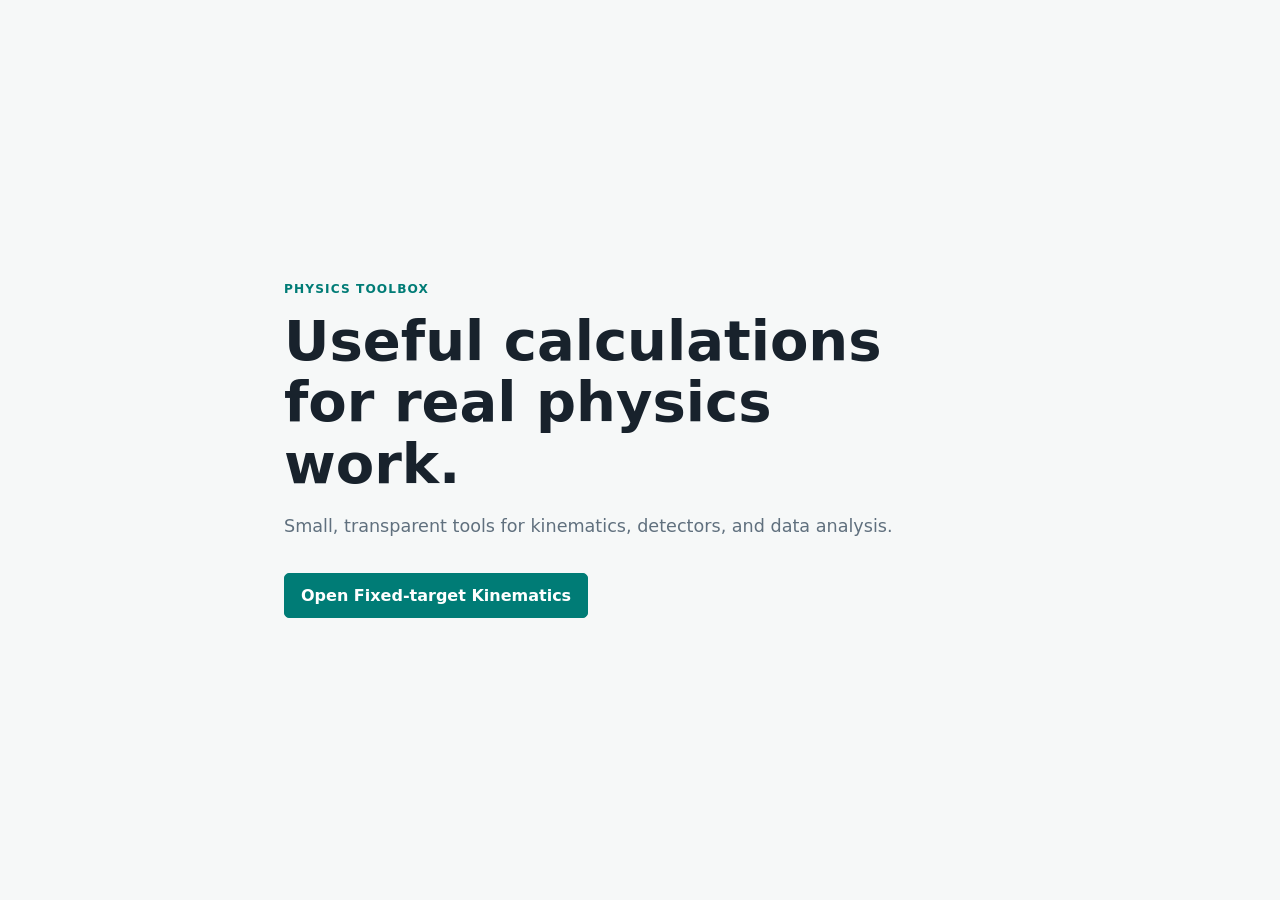
<file: index.html>
<!doctype html>
<html lang="en">
  <head>
    <meta charset="UTF-8" />
    <meta name="viewport" content="width=device-width, initial-scale=1.0" />
    <meta name="description" content="Practical relativistic fixed-target kinematics calculators for physics." />
    <title>Physics Toolbox</title>
    <link rel="stylesheet" href="css/style.css" />
  </head>
  <body>
    <main class="landing-shell">
      <p class="eyebrow">PHYSICS TOOLBOX</p>
      <h1>Useful calculations for real physics work.</h1>
      <p class="landing-copy">Small, transparent tools for kinematics, detectors, and data analysis.</p>
      <a class="primary-link" href="tools/fixed-target/">Open Fixed-target Kinematics</a>
    </main>
  </body>
</html>
</file>
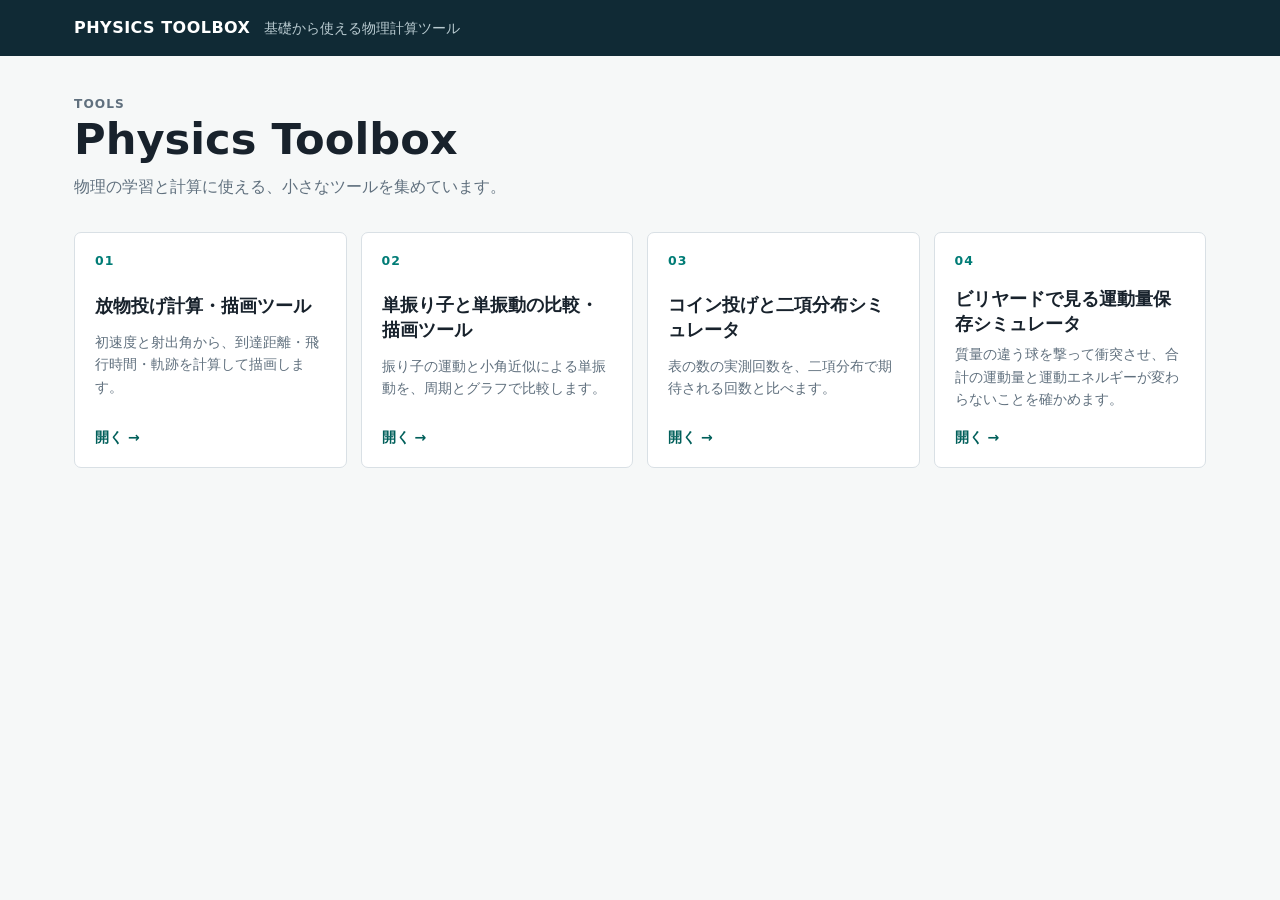
<file: public/index.html>
<!doctype html>
<html lang="ja">
  <head>
    <meta charset="UTF-8" />
    <meta name="viewport" content="width=device-width, initial-scale=1.0" />
    <meta name="description" content="放物投げ・単振り子・二項分布を、その場で計算して描画できる物理シミュレーションツール集。高校物理から大学の基礎まで、式と数値とグラフを並べて確かめられます。" />
    <title>物理シミュレーションツール集｜Physics Toolbox</title>
    <link rel="canonical" href="https://physics-toolbox.ptbx.workers.dev/" />
    <meta name="google-site-verification" content="dS_4E3Jhi096r8VXrxyd1PcpG0NzPhnYGtcGjtiQ7X8" />
    <link rel="stylesheet" href="css/style.css" />
  </head>
  <body>
    <header class="site-header"><div class="site-header__inner"><a href="./">PHYSICS TOOLBOX</a><span>基礎から使える物理計算ツール</span></div></header>
    <main class="page tool-index">
      <section class="page-heading"><p class="eyebrow">TOOLS</p><h1>Physics Toolbox</h1><p>物理の学習と計算に使える、小さなツールを集めています。</p></section>
      <section class="tool-grid" aria-label="ツール一覧">
        <a class="tool-card" href="tools/projectile/"><span class="tool-card__number">01</span><h2>放物投げ計算・描画ツール</h2><p>初速度と射出角から、到達距離・飛行時間・軌跡を計算して描画します。</p><span class="tool-card__link">開く →</span></a>
        <a class="tool-card" href="tools/pendulum/"><span class="tool-card__number">02</span><h2>単振り子と単振動の比較・描画ツール</h2><p>振り子の運動と小角近似による単振動を、周期とグラフで比較します。</p><span class="tool-card__link">開く →</span></a>
        <a class="tool-card" href="tools/coin-normal/"><span class="tool-card__number">03</span><h2>コイン投げと二項分布シミュレータ</h2><p>表の数の実測回数を、二項分布で期待される回数と比べます。</p><span class="tool-card__link">開く →</span></a><a class="tool-card" href="tools/billiards/"><span class="tool-card__number">04</span><h2>ビリヤードで見る運動量保存シミュレータ</h2><p>質量の違う球を撃って衝突させ、合計の運動量と運動エネルギーが変わらないことを確かめます。</p><span class="tool-card__link">開く →</span></a>
      </section>
    </main>
  </body>
</html>
</file>
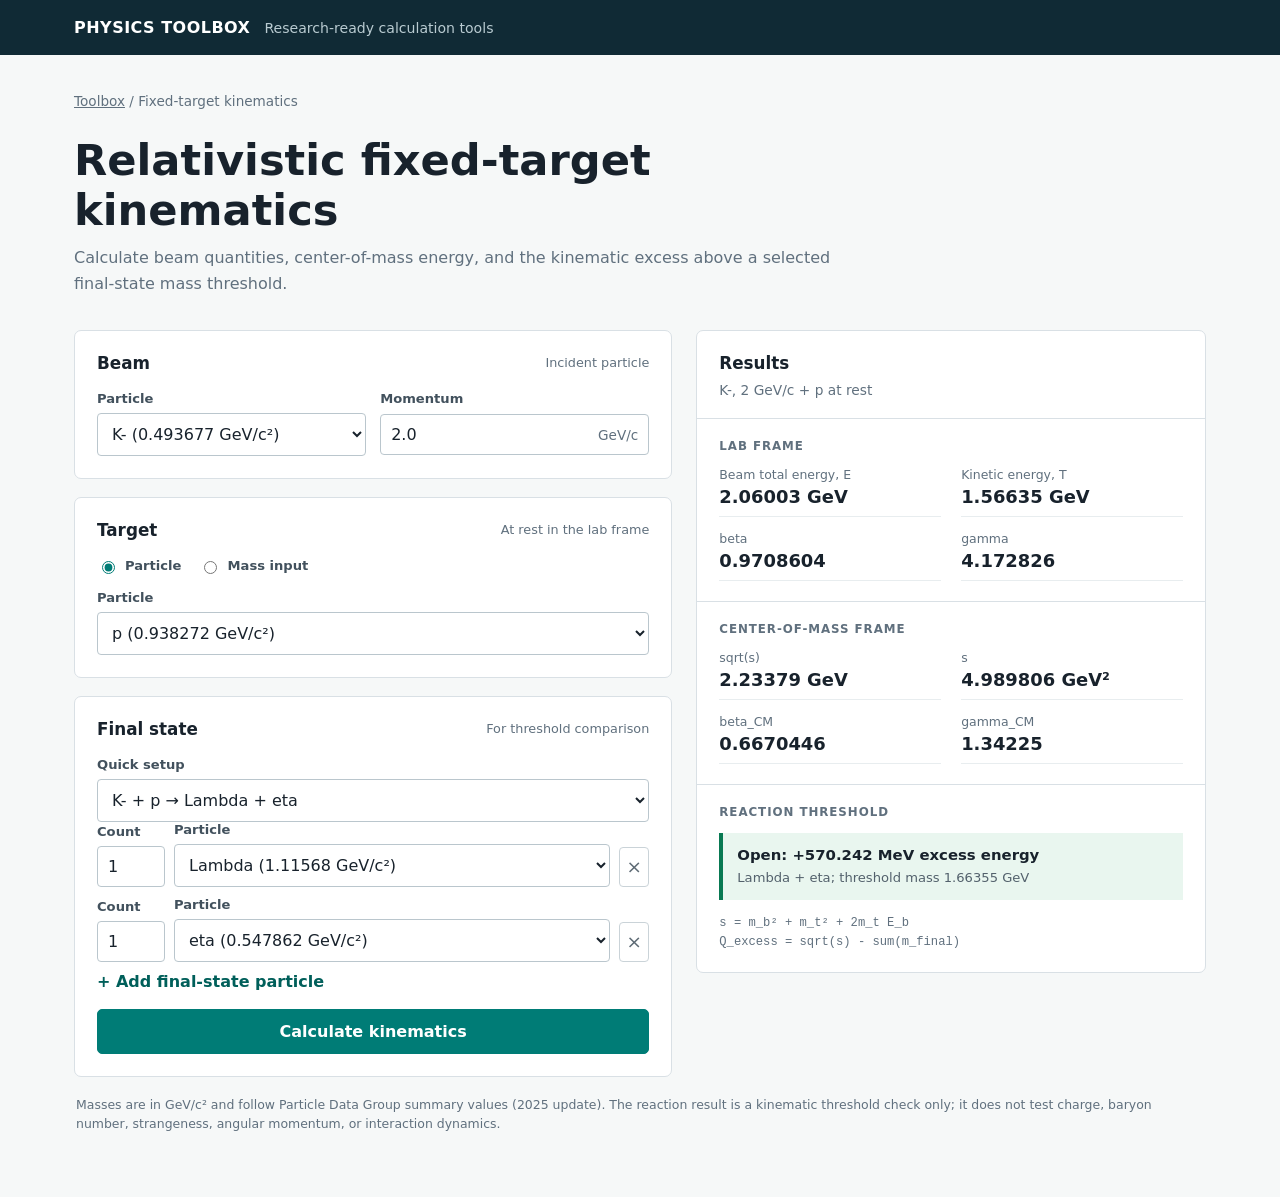
<file: tools/fixed-target/index.html>
<!doctype html>
<html lang="en">
  <head>
    <meta charset="UTF-8" />
    <meta name="viewport" content="width=device-width, initial-scale=1.0" />
    <meta name="description" content="Calculate relativistic beam, fixed-target center-of-mass, and reaction threshold kinematics." />
    <title>Fixed-target Kinematics | Physics Toolbox</title>
    <link rel="stylesheet" href="../../css/style.css" />
  </head>
  <body>
    <header class="site-header"><div class="site-header__inner"><a href="../../">PHYSICS TOOLBOX</a><span>Research-ready calculation tools</span></div></header>
    <main class="page">
      <nav class="breadcrumb"><a href="../../">Toolbox</a> / Fixed-target kinematics</nav>
      <section class="page-heading">
        <h1>Relativistic fixed-target kinematics</h1>
        <p>Calculate beam quantities, center-of-mass energy, and the kinematic excess above a selected final-state mass threshold.</p>
      </section>
      <div class="calculator-grid">
        <section class="input-column" aria-label="Calculator inputs">
          <section class="panel">
            <div class="panel-heading"><h2>Beam</h2><span class="panel-note">Incident particle</span></div>
            <div class="fields">
              <div class="field"><label for="beam-particle">Particle</label><select id="beam-particle"></select></div>
              <div class="field"><label for="beam-momentum">Momentum</label><div class="input-with-unit"><input id="beam-momentum" type="number" min="0" step="any" value="2.0" inputmode="decimal" /><span class="unit">GeV/c</span></div></div>
            </div>
          </section>
          <section class="panel">
            <div class="panel-heading"><h2>Target</h2><span class="panel-note">At rest in the lab frame</span></div>
            <div class="target-mode" role="radiogroup" aria-label="Target mass mode">
              <label><input type="radio" name="target-mode" value="particle" checked />Particle</label>
              <label><input type="radio" name="target-mode" value="mass" />Mass input</label>
            </div>
            <div id="target-particle-field" class="field"><label for="target-particle">Particle</label><select id="target-particle"></select></div>
            <div id="target-mass-field" class="field is-hidden"><label for="target-mass">Target mass</label><div class="input-with-unit"><input id="target-mass" type="number" min="0" step="any" value="0.93827208816" inputmode="decimal" /><span class="unit">GeV/c²</span></div></div>
          </section>
          <section class="panel">
            <div class="panel-heading"><h2>Final state</h2><span class="panel-note">For threshold comparison</span></div>
            <div class="field field-wide"><label for="reaction-preset">Quick setup</label><select id="reaction-preset"><option value="custom">Custom final state</option><option value="lambda-eta" selected>K- + p → Lambda + eta</option><option value="k-xi">K- + p → K+ + Xi-</option><option value="lambda-pi0">K- + p → Lambda + pi0</option></select></div>
            <div id="reaction-list" class="reaction-list" aria-label="Final-state particles"></div>
            <button id="add-particle" class="text-button" type="button">+ Add final-state particle</button>
            <button id="calculate" class="calculate-button" type="button">Calculate kinematics</button>
          </section>
        </section>
        <aside class="results-panel" aria-live="polite">
          <div class="results-header"><h2>Results</h2><p id="reaction-summary" class="result-summary"></p></div>
          <section class="result-group"><h3>LAB FRAME</h3><div class="metrics"><div class="metric"><span class="metric-label">Beam total energy, E</span><span id="beam-energy" class="metric-value">-</span></div><div class="metric"><span class="metric-label">Kinetic energy, T</span><span id="kinetic-energy" class="metric-value">-</span></div><div class="metric"><span class="metric-label">beta</span><span id="beam-beta" class="metric-value">-</span></div><div class="metric"><span class="metric-label">gamma</span><span id="beam-gamma" class="metric-value">-</span></div></div></section>
          <section class="result-group"><h3>CENTER-OF-MASS FRAME</h3><div class="metrics"><div class="metric"><span class="metric-label">sqrt(s)</span><span id="sqrt-s" class="metric-value">-</span></div><div class="metric"><span class="metric-label">s</span><span id="s-value" class="metric-value">-</span></div><div class="metric"><span class="metric-label">beta_CM</span><span id="cm-beta" class="metric-value">-</span></div><div class="metric"><span class="metric-label">gamma_CM</span><span id="cm-gamma" class="metric-value">-</span></div></div></section>
          <section class="result-group"><h3>REACTION THRESHOLD</h3><div id="reaction-status" class="reaction-status"><strong>Enter a final state</strong><span>The threshold comparison will appear here.</span></div><p class="formula">s = m_b² + m_t² + 2m_t E_b<br />Q_excess = sqrt(s) - sum(m_final)</p></section>
        </aside>
      </div>
      <p class="disclaimer">Masses are in GeV/c² and follow Particle Data Group summary values (2025 update). The reaction result is a kinematic threshold check only; it does not test charge, baryon number, strangeness, angular momentum, or interaction dynamics.</p>
    </main>
    <script type="module" src="../../js/app.mjs"></script>
  </body>
</html>
</file>
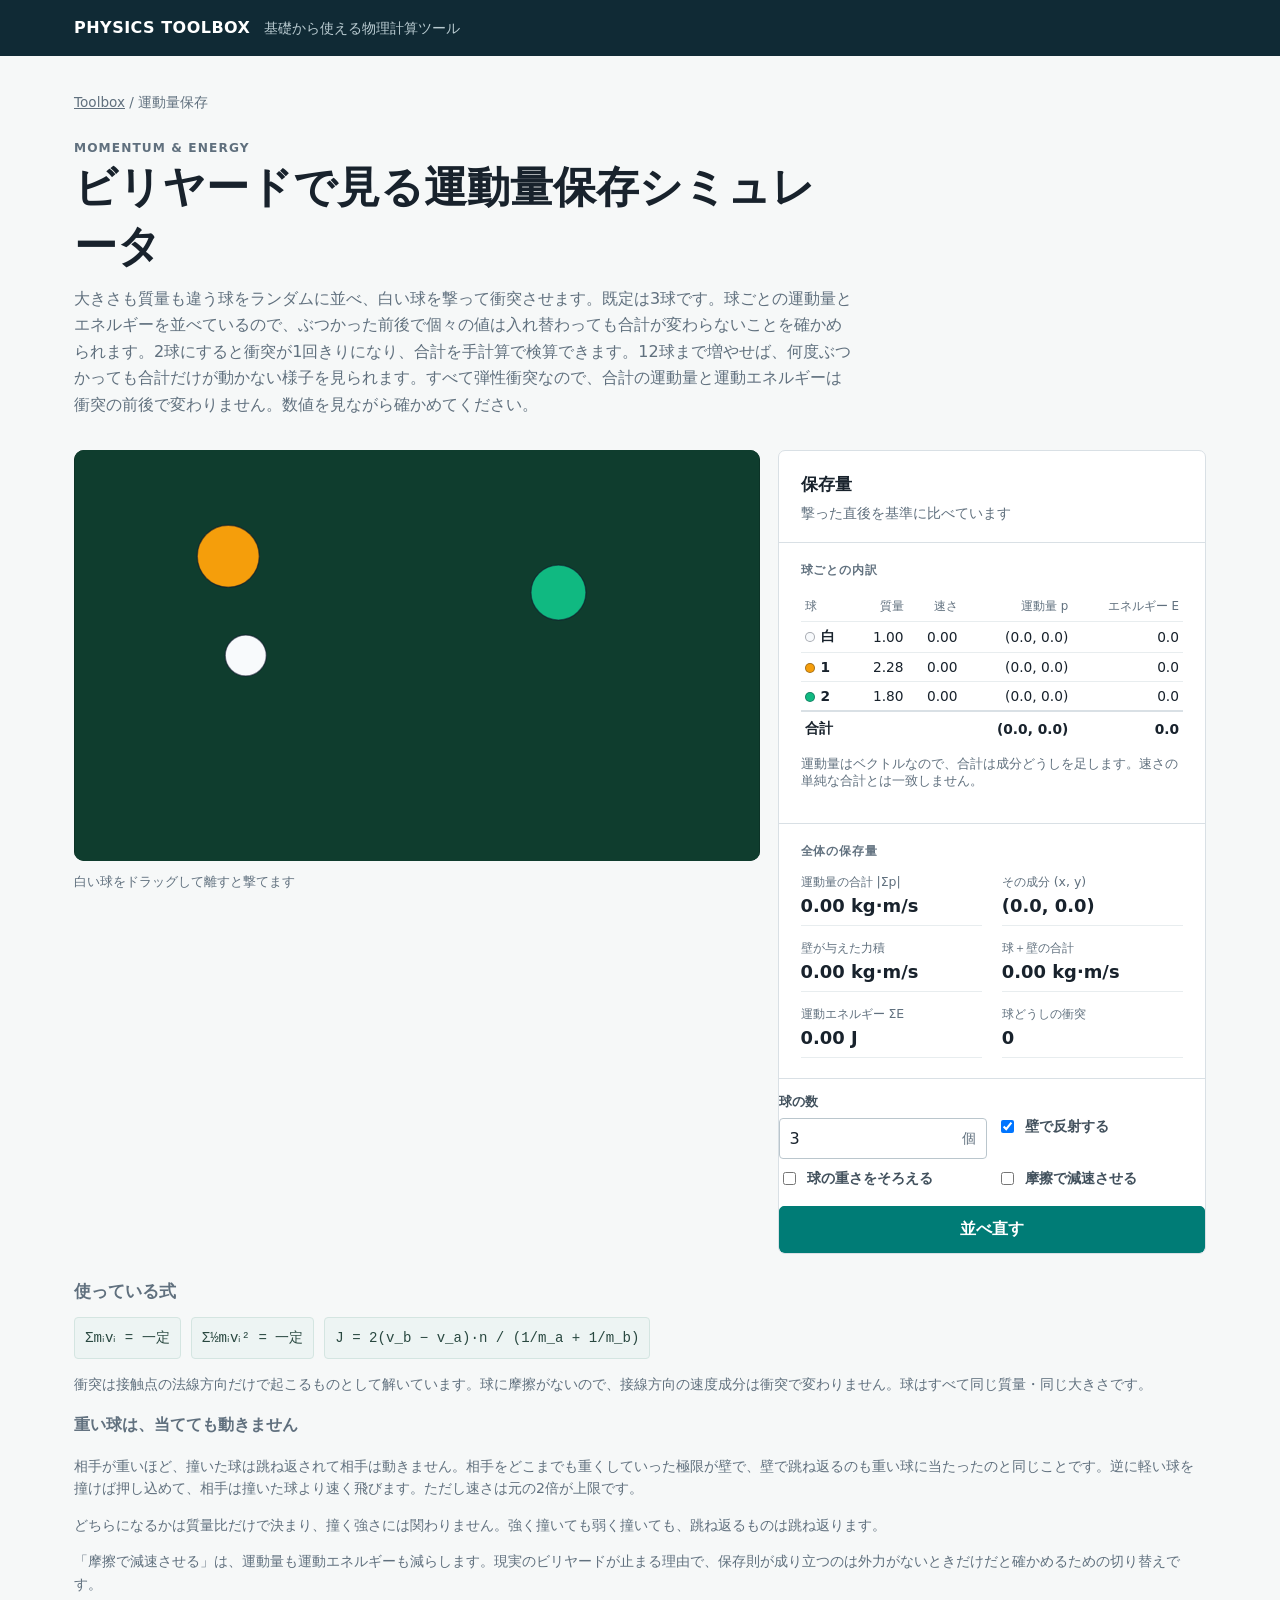
<file: public/tools/billiards/index.html>
<!doctype html>
<html lang="ja">
  <head>
    <meta charset="UTF-8" />
    <meta name="viewport" content="width=device-width, initial-scale=1.0" />
    <meta name="description" content="ビリヤード台の球を撃って、弾性衝突での運動量保存と力学的エネルギー保存を確かめるシミュレータ。質量の違う球がぶつかる様子を、合計運動量と合計運動エネルギーの数値と一緒に見られます。" />
    <title>ビリヤードで見る運動量保存シミュレータ | Physics Toolbox</title>
    <link rel="canonical" href="https://physics-toolbox.ptbx.workers.dev/tools/billiards/" />
    <meta name="google-site-verification" content="dS_4E3Jhi096r8VXrxyd1PcpG0NzPhnYGtcGjtiQ7X8" />
    <link rel="stylesheet" href="../../css/style.css" />
  </head>
  <body>
    <header class="site-header"><div class="site-header__inner"><a href="../../">PHYSICS TOOLBOX</a><span>基礎から使える物理計算ツール</span></div></header>
    <main class="page billiards-page">
      <nav class="breadcrumb"><a href="../../">Toolbox</a> / 運動量保存</nav>
      <section class="page-heading">
        <p class="eyebrow">MOMENTUM &amp; ENERGY</p>
        <h1>ビリヤードで見る運動量保存シミュレータ</h1>
        <p>大きさも質量も違う球をランダムに並べ、白い球を撃って衝突させます。既定は3球です。球ごとの運動量とエネルギーを並べているので、ぶつかった前後で個々の値は入れ替わっても合計が変わらないことを確かめられます。2球にすると衝突が1回きりになり、合計を手計算で検算できます。12球まで増やせば、何度ぶつかっても合計だけが動かない様子を見られます。すべて弾性衝突なので、合計の運動量と運動エネルギーは衝突の前後で変わりません。数値を見ながら確かめてください。</p>
      </section>
      <div class="billiards-layout">
        <section class="table-section">
          <div class="canvas-wrap billiards-canvas">
            <canvas id="table" role="img" aria-label="ビリヤード台のシミュレーション"></canvas>
          </div>
          <p id="table-hint" class="panel-note">白い球をドラッグして離すと撃てます</p>
        </section>
        <section class="results-panel billiards-results" aria-live="polite">
          <div class="results-header"><h2>保存量</h2><p class="result-summary">撃った直後を基準に比べています</p></div>
          <div class="result-group">
            <h3>球ごとの内訳</h3>
            <table class="ball-table">
              <thead>
                <tr><th>球</th><th>質量</th><th>速さ</th><th>運動量 p</th><th>エネルギー E</th></tr>
              </thead>
              <tbody id="ball-rows"></tbody>
              <tfoot>
                <tr><th>合計</th><th></th><th></th><th id="sum-momentum">-</th><th id="sum-energy">-</th></tr>
              </tfoot>
            </table>
            <p class="panel-note">運動量はベクトルなので、合計は成分どうしを足します。速さの単純な合計とは一致しません。</p>
          </div>
          <div class="result-group">
            <h3>全体の保存量</h3>
            <div class="metrics">
              <div class="metric"><span class="metric-label">運動量の合計 |Σp|</span><span id="momentum" class="metric-value">-</span></div>
              <div class="metric"><span class="metric-label">その成分 (x, y)</span><span id="momentum-xy" class="metric-value">-</span></div>
              <div class="metric"><span class="metric-label">壁が与えた力積</span><span id="wall-impulse" class="metric-value">-</span></div>
              <div class="metric"><span class="metric-label">球＋壁の合計</span><span id="momentum-total" class="metric-value">-</span></div>
              <div class="metric"><span class="metric-label">運動エネルギー ΣE</span><span id="energy" class="metric-value">-</span></div>
              <div class="metric"><span class="metric-label">球どうしの衝突</span><span id="collisions" class="metric-value">-</span></div>
            </div>
          </div>
          <div class="fields billiards-controls">
            <div class="field"><label for="ball-count">球の数</label><div class="input-with-unit"><input id="ball-count" type="number" value="3" min="2" max="12" step="1" inputmode="numeric" /><span class="unit">個</span></div></div>
            <label class="checkbox-field"><input id="walls" type="checkbox" checked /> 壁で反射する</label>
            <label class="checkbox-field"><input id="equal-mass" type="checkbox" /> 球の重さをそろえる</label>
            <label class="checkbox-field"><input id="friction" type="checkbox" /> 摩擦で減速させる</label>
          </div>
          <button id="reset" class="calculate-button" type="button">並べ直す</button>
        </section>
      </div>
      <section class="formula-section">
        <h2>使っている式</h2>
        <div class="formula-grid">
          <p><code>Σmᵢvᵢ = 一定</code></p>
          <p><code>Σ½mᵢvᵢ² = 一定</code></p>
          <p><code>J = 2(v_b − v_a)·n / (1/m_a + 1/m_b)</code></p>
        </div>
        <p>衝突は接触点の法線方向だけで起こるものとして解いています。球に摩擦がないので、接線方向の速度成分は衝突で変わりません。球はすべて同じ質量・同じ大きさです。</p>
        <h3>重い球は、当てても動きません</h3>
        <p>相手が重いほど、撞いた球は跳ね返されて相手は動きません。相手をどこまでも重くしていった極限が壁で、壁で跳ね返るのも重い球に当たったのと同じことです。逆に軽い球を撞けば押し込めて、相手は撞いた球より速く飛びます。ただし速さは元の2倍が上限です。</p>
        <p>どちらになるかは質量比だけで決まり、撞く強さには関わりません。強く撞いても弱く撞いても、跳ね返るものは跳ね返ります。</p>
        <p>「摩擦で減速させる」は、運動量も運動エネルギーも減らします。現実のビリヤードが止まる理由で、保存則が成り立つのは外力がないときだけだと確かめるための切り替えです。</p>
      </section>
    </main>
    <script type="module" src="../../js/billiards.mjs"></script>
  </body>
</html>
</file>
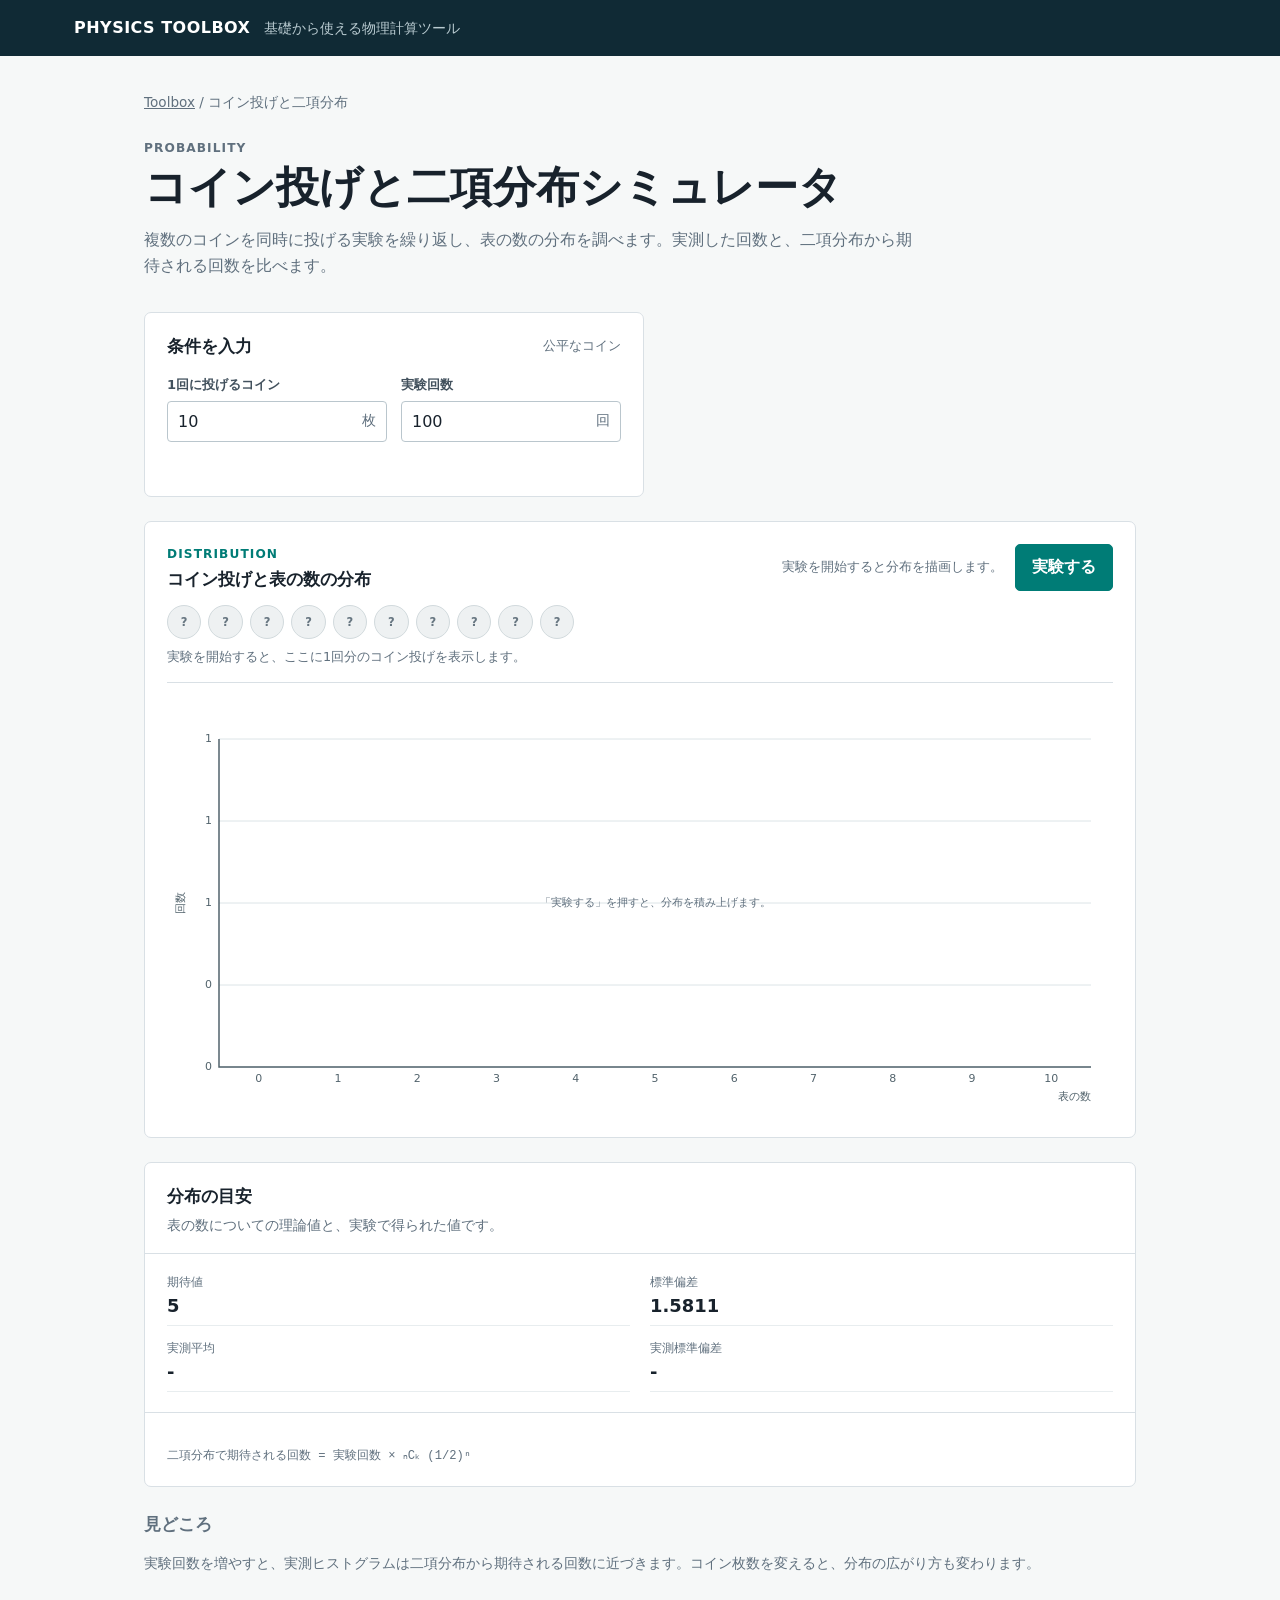
<file: public/tools/coin-normal/index.html>
<!doctype html>
<html lang="ja">
  <head>
    <meta charset="UTF-8" />
    <meta name="viewport" content="width=device-width, initial-scale=1.0" />
    <meta name="description" content="コイン投げの実測回数と二項分布で期待される回数を比較するシミュレータ。" />
    <title>コイン投げと二項分布シミュレータ | Physics Toolbox</title>
    <link rel="canonical" href="https://physics-toolbox.ptbx.workers.dev/tools/coin-normal/" />
    <meta name="google-site-verification" content="dS_4E3Jhi096r8VXrxyd1PcpG0NzPhnYGtcGjtiQ7X8" />
    <link rel="stylesheet" href="../../css/style.css" />
  </head>
  <body>
    <header class="site-header"><div class="site-header__inner"><a href="../../">PHYSICS TOOLBOX</a><span>基礎から使える物理計算ツール</span></div></header>
    <main class="page coin-page">
      <nav class="breadcrumb"><a href="../../">Toolbox</a> / コイン投げと二項分布</nav>
      <section class="page-heading"><p class="eyebrow">PROBABILITY</p><h1>コイン投げと二項分布シミュレータ</h1><p>複数のコインを同時に投げる実験を繰り返し、表の数の分布を調べます。実測した回数と、二項分布から期待される回数を比べます。</p></section>
      <section class="panel coin-input-panel" aria-label="コイン投げの条件"><div class="panel-heading"><h2>条件を入力</h2><span class="panel-note">公平なコイン</span></div><div class="fields"><div class="field"><label for="coin-count">1回に投げるコイン</label><div class="input-with-unit"><input id="coin-count" type="number" value="10" min="1" max="100" step="1" inputmode="numeric" /><span class="unit">枚</span></div></div><div class="field"><label for="trial-count">実験回数</label><div class="input-with-unit"><input id="trial-count" type="number" value="100" min="1" max="100000" step="1" inputmode="numeric" /><span class="unit">回</span></div></div></div><p id="coin-error" class="input-error" role="alert"></p></section>
      <section class="coin-visual" aria-labelledby="histogram-heading"><div class="trajectory-heading"><div><p class="eyebrow">DISTRIBUTION</p><h2 id="histogram-heading">コイン投げと表の数の分布</h2></div><div class="trajectory-actions"><span id="simulation-status" class="panel-note">実験を開始すると分布を描画します。</span><button id="coin-launch" class="calculate-button trajectory-launch" type="button">実験する</button></div></div><div class="coin-toss"><div id="coin-toss-grid" class="coin-toss-grid" aria-label="直前のコイン投げ"></div><p id="last-toss" class="panel-note">実験を開始すると、ここに1回分のコイン投げを表示します。</p></div><div class="canvas-wrap coin-histogram-wrap"><canvas id="coin-histogram" role="img" aria-label="実測回数と二項分布で期待される回数を比較するヒストグラム"></canvas></div></section>
      <section class="results-panel coin-results" aria-live="polite"><div class="results-header"><h2>分布の目安</h2><p class="result-summary">表の数についての理論値と、実験で得られた値です。</p></div><div class="result-group"><div class="metrics"><div class="metric"><span class="metric-label">期待値</span><span id="expected-mean" class="metric-value">-</span></div><div class="metric"><span class="metric-label">標準偏差</span><span id="expected-deviation" class="metric-value">-</span></div><div class="metric"><span class="metric-label">実測平均</span><span id="measured-mean" class="metric-value">-</span></div><div class="metric"><span class="metric-label">実測標準偏差</span><span id="measured-deviation" class="metric-value">-</span></div></div></div><div class="result-group"><p class="formula">二項分布で期待される回数 = 実験回数 × ₙCₖ (1/2)ⁿ</p></div></section>
      <section class="formula-section"><h2>見どころ</h2><p>実験回数を増やすと、実測ヒストグラムは二項分布から期待される回数に近づきます。コイン枚数を変えると、分布の広がり方も変わります。</p></section>
    </main>
    <script type="module" src="../../js/coin-normal.mjs"></script>
  </body>
</html>
</file>
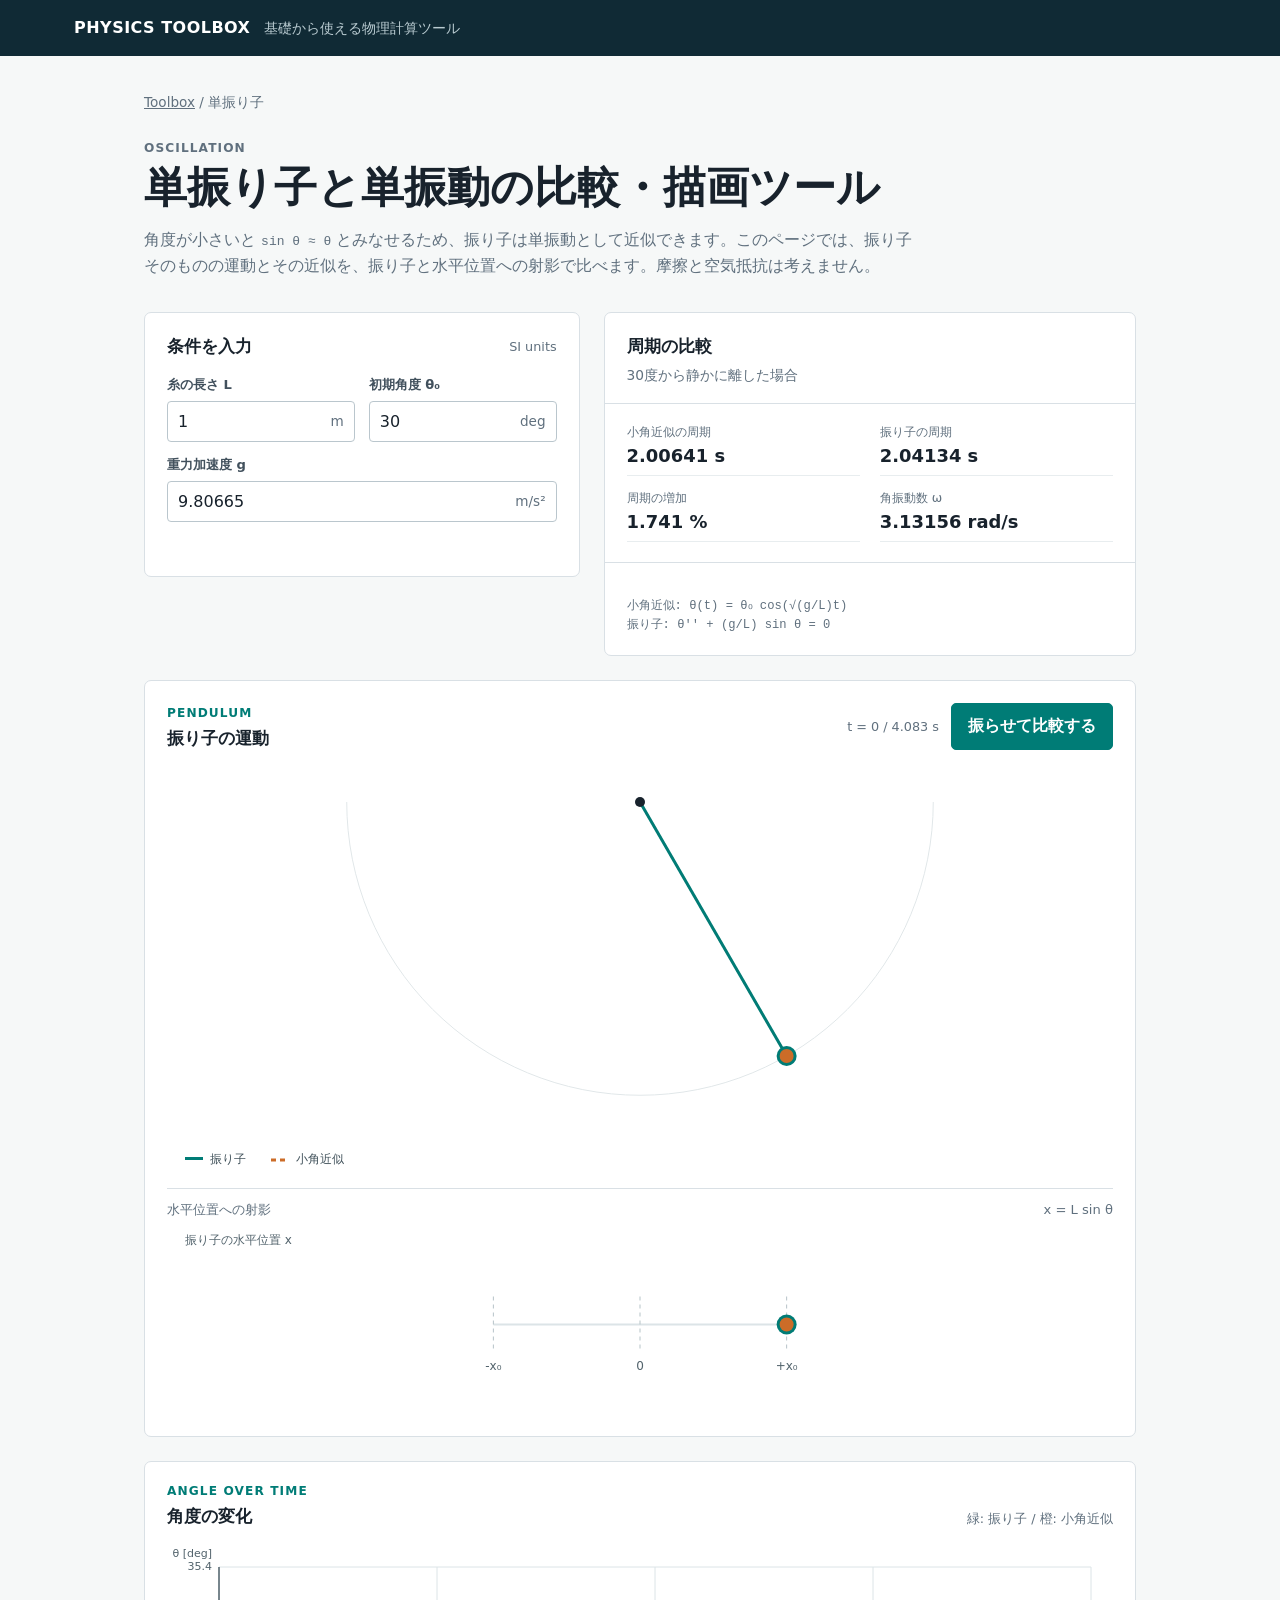
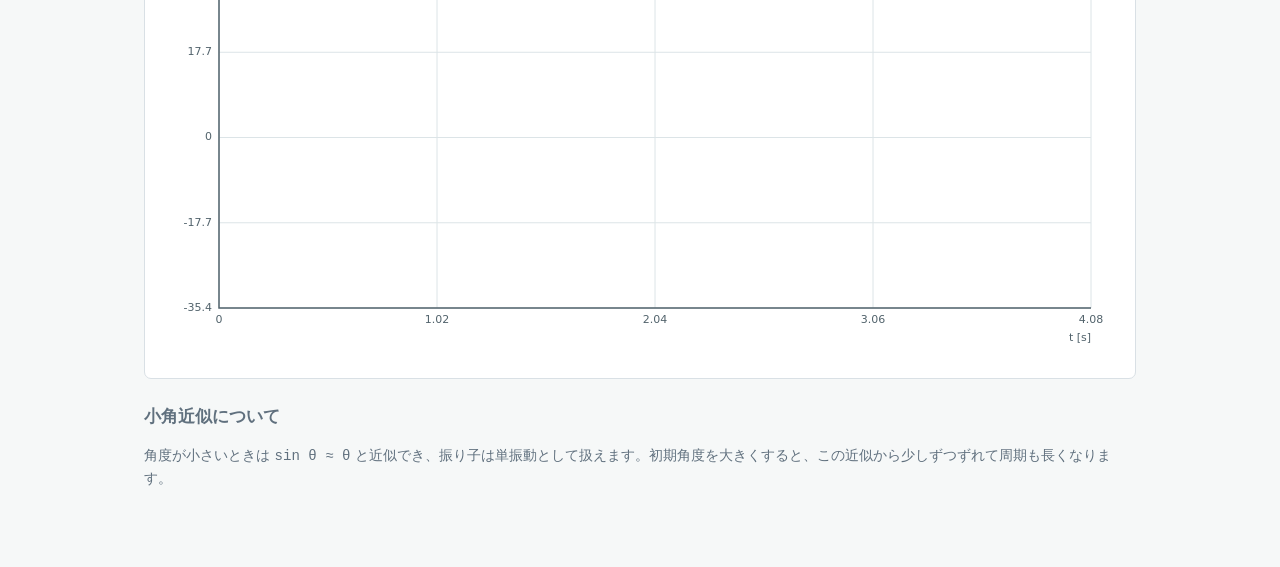
<file: public/tools/pendulum/index.html>
<!doctype html>
<html lang="ja">
  <head>
    <meta charset="UTF-8" />
    <meta name="viewport" content="width=device-width, initial-scale=1.0" />
    <meta name="description" content="単振り子の非線形な運動と小角近似の単振動を比較して描画する物理ツール。" />
    <title>単振り子と単振動の比較・描画ツール | Physics Toolbox</title>
    <link rel="canonical" href="https://physics-toolbox.ptbx.workers.dev/tools/pendulum/" />
    <meta name="google-site-verification" content="dS_4E3Jhi096r8VXrxyd1PcpG0NzPhnYGtcGjtiQ7X8" />
    <link rel="stylesheet" href="../../css/style.css" />
  </head>
  <body>
    <header class="site-header"><div class="site-header__inner"><a href="../../">PHYSICS TOOLBOX</a><span>基礎から使える物理計算ツール</span></div></header>
    <main class="page pendulum-page">
      <nav class="breadcrumb"><a href="../../">Toolbox</a> / 単振り子</nav>
      <section class="page-heading"><p class="eyebrow">OSCILLATION</p><h1>単振り子と単振動の比較・描画ツール</h1><p>角度が小さいと <code>sin θ ≈ θ</code> とみなせるため、振り子は単振動として近似できます。このページでは、振り子そのものの運動とその近似を、振り子と水平位置への射影で比べます。摩擦と空気抵抗は考えません。</p></section>
      <div class="pendulum-layout">
        <section class="panel" aria-label="単振り子の入力">
          <div class="panel-heading"><h2>条件を入力</h2><span class="panel-note">SI units</span></div>
          <div class="fields">
            <div class="field"><label for="pendulum-length">糸の長さ L</label><div class="input-with-unit"><input id="pendulum-length" type="number" value="1" min="0.001" step="any" inputmode="decimal" /><span class="unit">m</span></div></div>
            <div class="field"><label for="pendulum-angle">初期角度 θ₀</label><div class="input-with-unit"><input id="pendulum-angle" type="number" value="30" min="0" max="85" step="any" inputmode="decimal" /><span class="unit">deg</span></div></div>
            <div class="field field-wide"><label for="pendulum-gravity">重力加速度 g</label><div class="input-with-unit"><input id="pendulum-gravity" type="number" value="9.80665" min="0.0001" step="any" inputmode="decimal" /><span class="unit">m/s²</span></div></div>
          </div>
          <p id="pendulum-error" class="input-error" role="alert"></p>
        </section>
        <section class="results-panel" aria-live="polite">
          <div class="results-header"><h2>周期の比較</h2><p id="pendulum-summary" class="result-summary"></p></div>
          <div class="result-group"><div class="metrics"><div class="metric"><span class="metric-label">小角近似の周期</span><span id="small-period" class="metric-value">-</span></div><div class="metric"><span class="metric-label">振り子の周期</span><span id="nonlinear-period" class="metric-value">-</span></div><div class="metric"><span class="metric-label">周期の増加</span><span id="period-increase" class="metric-value">-</span></div><div class="metric"><span class="metric-label">角振動数 ω</span><span id="angular-frequency" class="metric-value">-</span></div></div></div>
          <div class="result-group"><p class="formula">小角近似: θ(t) = θ₀ cos(√(g/L)t)<br />振り子: θ'' + (g/L) sin θ = 0</p></div>
        </section>
      </div>
      <section class="pendulum-visual" aria-labelledby="motion-heading"><div class="trajectory-heading"><div><p class="eyebrow">PENDULUM</p><h2 id="motion-heading">振り子の運動</h2></div><div class="trajectory-actions"><span id="pendulum-time" class="panel-note"></span><button id="pendulum-launch" class="calculate-button trajectory-launch" type="button">振らせて比較する</button></div></div><div class="canvas-wrap pendulum-motion-wrap"><canvas id="pendulum-motion" role="img" aria-label="振り子と小角近似を比較するアニメーション"></canvas></div><div class="small-motion-heading"><span>水平位置への射影</span><span>x = L sin θ</span></div><div class="canvas-wrap shm-motion-wrap"><canvas id="simple-harmonic-motion" role="img" aria-label="振り子と小角近似の水平位置を比較する一次元アニメーション"></canvas></div></section>
      <section class="pendulum-visual" aria-labelledby="plot-heading"><div class="trajectory-heading"><div><p class="eyebrow">ANGLE OVER TIME</p><h2 id="plot-heading">角度の変化</h2></div><span class="panel-note">緑: 振り子 / 橙: 小角近似</span></div><div class="canvas-wrap pendulum-plot-wrap"><canvas id="pendulum-plot" role="img" aria-label="振り子と小角近似の角度対時間グラフ"></canvas></div></section>
      <section class="formula-section"><h2>小角近似について</h2><p>角度が小さいときは <code>sin θ ≈ θ</code> と近似でき、振り子は単振動として扱えます。初期角度を大きくすると、この近似から少しずつずれて周期も長くなります。</p></section>
    </main>
    <script type="module" src="../../js/pendulum.mjs"></script>
  </body>
</html>
</file>
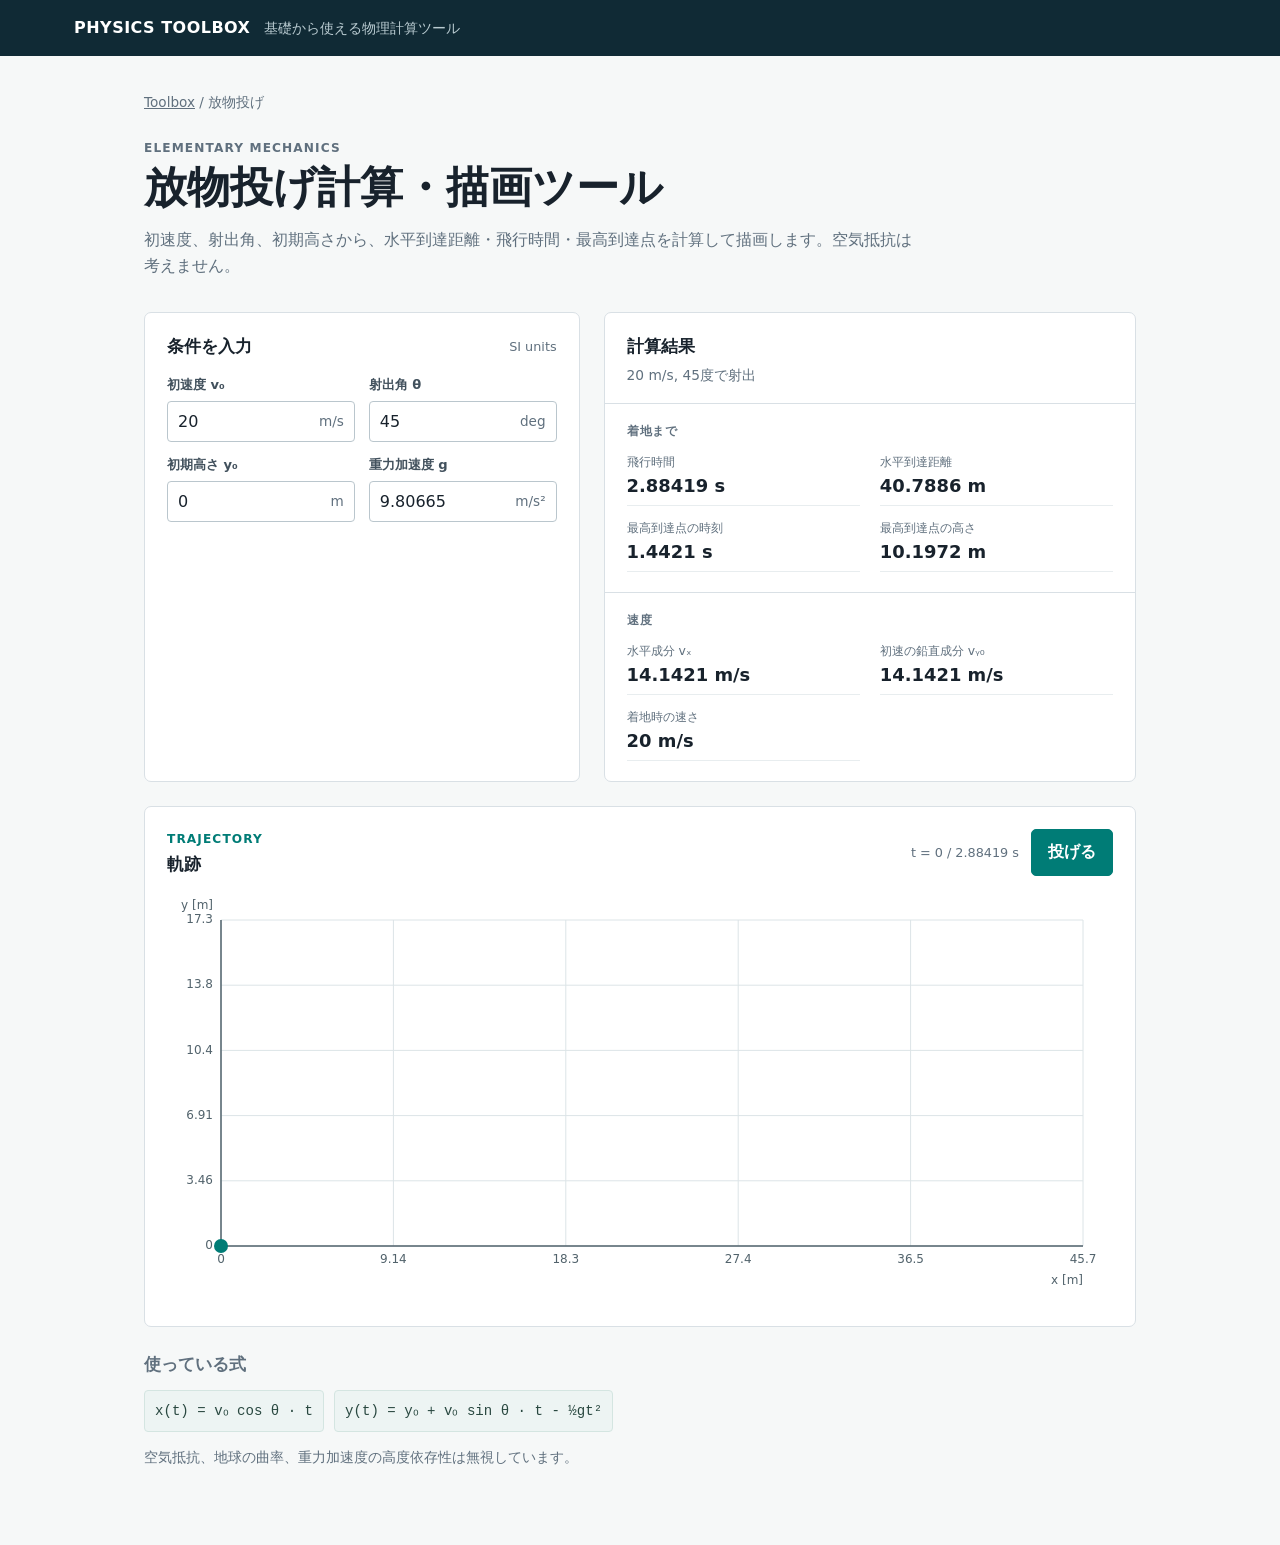
<file: public/tools/projectile/index.html>
<!doctype html>
<html lang="ja">
  <head>
    <meta charset="UTF-8" />
    <meta name="viewport" content="width=device-width, initial-scale=1.0" />
    <meta name="description" content="初速度と角度から放物投げの軌跡、到達距離、最高点を計算して描画する物理ツール。" />
    <title>放物投げ計算・描画ツール | Physics Toolbox</title>
    <link rel="canonical" href="https://physics-toolbox.ptbx.workers.dev/tools/projectile/" />
    <meta name="google-site-verification" content="dS_4E3Jhi096r8VXrxyd1PcpG0NzPhnYGtcGjtiQ7X8" />
    <link rel="stylesheet" href="../../css/style.css" />
  </head>
  <body>
    <header class="site-header"><div class="site-header__inner"><a href="../../">PHYSICS TOOLBOX</a><span>基礎から使える物理計算ツール</span></div></header>
    <main class="page projectile-page">
      <nav class="breadcrumb"><a href="../../">Toolbox</a> / 放物投げ</nav>
      <section class="page-heading">
        <p class="eyebrow">ELEMENTARY MECHANICS</p>
        <h1>放物投げ計算・描画ツール</h1>
        <p>初速度、射出角、初期高さから、水平到達距離・飛行時間・最高到達点を計算して描画します。空気抵抗は考えません。</p>
      </section>
      <div class="projectile-layout">
        <section class="panel projectile-inputs" aria-label="放物投げの入力">
          <div class="panel-heading"><h2>条件を入力</h2><span class="panel-note">SI units</span></div>
          <div class="fields">
            <div class="field"><label for="initial-speed">初速度 v₀</label><div class="input-with-unit"><input id="initial-speed" type="number" value="20" min="0" step="any" inputmode="decimal" /><span class="unit">m/s</span></div></div>
            <div class="field"><label for="launch-angle">射出角 θ</label><div class="input-with-unit"><input id="launch-angle" type="number" value="45" min="0" max="90" step="any" inputmode="decimal" /><span class="unit">deg</span></div></div>
            <div class="field"><label for="initial-height">初期高さ y₀</label><div class="input-with-unit"><input id="initial-height" type="number" value="0" min="0" step="any" inputmode="decimal" /><span class="unit">m</span></div></div>
            <div class="field"><label for="gravity">重力加速度 g</label><div class="input-with-unit"><input id="gravity" type="number" value="9.80665" min="0.0001" step="any" inputmode="decimal" /><span class="unit">m/s²</span></div></div>
          </div>
          <p id="input-error" class="input-error" role="alert"></p>
        </section>
        <section class="results-panel projectile-results" aria-live="polite">
          <div class="results-header"><h2>計算結果</h2><p id="result-summary" class="result-summary"></p></div>
          <div class="result-group"><h3>着地まで</h3><div class="metrics"><div class="metric"><span class="metric-label">飛行時間</span><span id="flight-time" class="metric-value">-</span></div><div class="metric"><span class="metric-label">水平到達距離</span><span id="range" class="metric-value">-</span></div><div class="metric"><span class="metric-label">最高到達点の時刻</span><span id="peak-time" class="metric-value">-</span></div><div class="metric"><span class="metric-label">最高到達点の高さ</span><span id="peak-height" class="metric-value">-</span></div></div></div>
          <div class="result-group"><h3>速度</h3><div class="metrics"><div class="metric"><span class="metric-label">水平成分 vₓ</span><span id="horizontal-velocity" class="metric-value">-</span></div><div class="metric"><span class="metric-label">初速の鉛直成分 vᵧ₀</span><span id="vertical-velocity" class="metric-value">-</span></div><div class="metric"><span class="metric-label">着地時の速さ</span><span id="impact-speed" class="metric-value">-</span></div></div></div>
        </section>
      </div>
      <section class="trajectory-section" aria-labelledby="trajectory-heading">
        <div class="trajectory-heading"><div><p class="eyebrow">TRAJECTORY</p><h2 id="trajectory-heading">軌跡</h2></div><div class="trajectory-actions"><span id="trajectory-scale" class="panel-note">条件を入力して投げてください</span><button id="calculate" class="calculate-button trajectory-launch" type="button">投げる</button></div></div>
        <div class="canvas-wrap"><canvas id="trajectory" role="img" aria-label="放物投げの軌跡グラフ"></canvas></div>
      </section>
      <section class="formula-section">
        <h2>使っている式</h2>
        <div class="formula-grid"><p><code>x(t) = v₀ cos θ · t</code></p><p><code>y(t) = y₀ + v₀ sin θ · t - ½gt²</code></p></div>
        <p>空気抵抗、地球の曲率、重力加速度の高度依存性は無視しています。</p>
      </section>
    </main>
    <script type="module" src="../../js/projectile.mjs"></script>
  </body>
</html>
</file>
<file: css/style.css>
:root {
  color-scheme: light;
  --ink: #18222c;
  --muted: #60707e;
  --line: #d9e0e5;
  --canvas: #f6f8f8;
  --surface: #ffffff;
  --accent: #007c76;
  --accent-dark: #005f5a;
  --accent-pale: #e4f3ef;
  --positive: #087952;
  --negative: #bd3e39;
  --warning: #8d5d05;
  font-family: Inter, ui-sans-serif, system-ui, -apple-system, BlinkMacSystemFont, "Segoe UI", sans-serif;
}

* { box-sizing: border-box; }
body { margin: 0; background: var(--canvas); color: var(--ink); }
button, input, select { font: inherit; }

.landing-shell {
  display: grid;
  align-content: center;
  min-height: 100vh;
  max-width: 760px;
  margin: auto;
  padding: 32px 24px;
}

.eyebrow { color: var(--accent); font-size: .76rem; font-weight: 750; letter-spacing: .09em; margin: 0 0 14px; }
.landing-shell h1 { font-size: clamp(2rem, 5vw, 3.5rem); line-height: 1.1; max-width: 680px; margin: 0; }
.landing-copy { color: var(--muted); font-size: 1.1rem; line-height: 1.7; }
.primary-link, .calculate-button {
  background: var(--accent); border: 1px solid var(--accent); border-radius: 5px; color: #fff; cursor: pointer;
  display: inline-flex; justify-content: center; padding: 12px 16px; text-decoration: none; font-weight: 700;
}
.primary-link { width: max-content; margin-top: 14px; }
.primary-link:hover, .calculate-button:hover { background: var(--accent-dark); border-color: var(--accent-dark); }

.site-header { background: #102a35; color: #fff; }
.site-header__inner { max-width: 1180px; padding: 18px 24px; margin: auto; display: flex; align-items: baseline; gap: 14px; }
.site-header a { color: #fff; text-decoration: none; font-weight: 760; letter-spacing: .03em; }
.site-header span { color: #b9cbd1; font-size: .88rem; }

.page { max-width: 1180px; padding: 38px 24px 64px; margin: auto; }
.breadcrumb { color: var(--muted); font-size: .85rem; margin-bottom: 26px; }
.breadcrumb a { color: inherit; }
.page-heading { max-width: 780px; margin-bottom: 32px; }
.page-heading h1 { font-size: clamp(1.8rem, 4vw, 2.7rem); letter-spacing: 0; margin: 0 0 10px; }
.page-heading p { color: var(--muted); line-height: 1.65; margin: 0; }
.calculator-grid { display: grid; grid-template-columns: minmax(0, 1.08fr) minmax(330px, .92fr); gap: 24px; align-items: start; }
.input-column { display: grid; gap: 18px; }
.panel, .results-panel { background: var(--surface); border: 1px solid var(--line); border-radius: 7px; }
.panel { padding: 22px; }
.panel-heading { display: flex; align-items: center; justify-content: space-between; gap: 12px; margin-bottom: 18px; }
.panel h2, .results-panel h2 { font-size: 1.05rem; margin: 0; }
.panel-note { color: var(--muted); font-size: .8rem; }
.fields { display: grid; grid-template-columns: repeat(2, minmax(0, 1fr)); gap: 14px; }
.field { display: grid; gap: 7px; }
.field-wide { grid-column: 1 / -1; }
label { color: #42515d; font-size: .82rem; font-weight: 700; }
input, select { width: 100%; min-width: 0; border: 1px solid #bac6cd; border-radius: 4px; background: #fff; color: var(--ink); padding: 10px; }
input:focus, select:focus { border-color: var(--accent); box-shadow: 0 0 0 3px rgba(0, 124, 118, .13); outline: 0; }
.input-with-unit { position: relative; }
.input-with-unit input { padding-right: 64px; }
.unit { position: absolute; color: var(--muted); pointer-events: none; right: 11px; top: 50%; transform: translateY(-50%); font-size: .85rem; }
.target-mode { display: flex; gap: 18px; margin: 0 0 16px; }
.target-mode label { display: flex; align-items: center; gap: 7px; font-weight: 600; }
.target-mode input { width: auto; accent-color: var(--accent); }
.is-hidden { display: none; }
.reaction-list { display: grid; gap: 10px; }
.reaction-row { display: grid; grid-template-columns: 68px minmax(0, 1fr) 30px; align-items: end; gap: 9px; }
.row-action { height: 40px; border: 1px solid #cad3d8; border-radius: 4px; background: #fff; color: #5d6a74; cursor: pointer; font-size: 1.15rem; }
.row-action:hover { color: var(--negative); border-color: var(--negative); }
.text-button { background: transparent; border: 0; color: var(--accent-dark); cursor: pointer; font-weight: 700; padding: 10px 0 0; }
.calculate-button { width: 100%; margin-top: 18px; }
.results-panel { overflow: hidden; }
.results-header { padding: 22px 22px 18px; border-bottom: 1px solid var(--line); }
.result-summary { color: var(--muted); font-size: .86rem; line-height: 1.5; margin: 7px 0 0; }
.result-group { padding: 20px 22px; border-bottom: 1px solid var(--line); }
.result-group:last-child { border: 0; }
.result-group h3 { color: var(--muted); font-size: .74rem; letter-spacing: .08em; margin: 0 0 14px; }
.metrics { display: grid; grid-template-columns: repeat(2, minmax(0, 1fr)); gap: 14px 20px; }
.metric { border-bottom: 1px solid #e8edef; padding-bottom: 9px; }
.metric-label { color: var(--muted); display: block; font-size: .78rem; margin-bottom: 4px; }
.metric-value { font-size: 1.12rem; font-variant-numeric: tabular-nums; font-weight: 720; overflow-wrap: anywhere; }
.reaction-status { border-left: 4px solid var(--warning); background: #fff9ea; padding: 13px 14px; }
.reaction-status.is-open { border-color: var(--positive); background: #e9f6ef; }
.reaction-status.is-closed { border-color: var(--negative); background: #fff0ef; }
.reaction-status strong { display: block; font-size: .93rem; }
.reaction-status span { color: #53616c; display: block; font-size: .82rem; line-height: 1.45; margin-top: 4px; }
.formula { color: var(--muted); font-family: ui-monospace, SFMono-Regular, Menlo, monospace; font-size: .76rem; line-height: 1.55; margin: 14px 0 0; }
.disclaimer { color: var(--muted); font-size: .78rem; line-height: 1.55; margin: 18px 2px 0; }

@media (max-width: 780px) {
  .site-header__inner { padding: 16px 18px; }
  .site-header span { display: none; }
  .page { padding: 28px 18px 48px; }
  .calculator-grid { grid-template-columns: 1fr; }
}
@media (max-width: 460px) {
  .fields, .metrics { grid-template-columns: 1fr; }
  .target-mode { gap: 12px; }
}
</file>
<file: public/css/style.css>
:root {
  color-scheme: light;
  --ink: #18222c;
  --muted: #60707e;
  --line: #d9e0e5;
  --canvas: #f6f8f8;
  --surface: #ffffff;
  --accent: #007c76;
  --accent-dark: #005f5a;
  --accent-pale: #e4f3ef;
  --positive: #087952;
  --negative: #bd3e39;
  --warning: #8d5d05;
  font-family: Inter, ui-sans-serif, system-ui, -apple-system, BlinkMacSystemFont, "Segoe UI", sans-serif;
}

* { box-sizing: border-box; }
body { margin: 0; background: var(--canvas); color: var(--ink); }
button, input, select { font: inherit; }

.landing-shell {
  display: grid;
  align-content: center;
  min-height: 100vh;
  max-width: 760px;
  margin: auto;
  padding: 32px 24px;
}

.eyebrow { color: var(--accent); font-size: .76rem; font-weight: 750; letter-spacing: .09em; margin: 0 0 14px; }
.landing-shell h1 { font-size: clamp(2rem, 5vw, 3.5rem); line-height: 1.1; max-width: 680px; margin: 0; }
.landing-copy { color: var(--muted); font-size: 1.1rem; line-height: 1.7; }
.primary-link, .calculate-button {
  background: var(--accent); border: 1px solid var(--accent); border-radius: 5px; color: #fff; cursor: pointer;
  display: inline-flex; justify-content: center; padding: 12px 16px; text-decoration: none; font-weight: 700;
}
.primary-link { width: max-content; margin-top: 14px; }
.primary-link:hover, .calculate-button:hover { background: var(--accent-dark); border-color: var(--accent-dark); }

.tool-index { max-width: 900px; }
.tool-grid { display: grid; grid-template-columns: repeat(auto-fit, minmax(260px, 1fr)); gap: 14px; }
.tool-card { background: var(--surface); border: 1px solid var(--line); border-radius: 7px; color: var(--ink); display: grid; min-height: 200px; padding: 20px; text-decoration: none; transition: border-color .15s ease, box-shadow .15s ease; }
.tool-card:hover { border-color: var(--accent); box-shadow: 0 5px 14px rgba(24, 34, 44, .08); }
.tool-card__number { color: var(--accent); font-size: .78rem; font-weight: 750; letter-spacing: .08em; }
.tool-card h2 { font-size: 1.15rem; margin: 18px 0 7px; }
.tool-card p { color: var(--muted); font-size: .9rem; line-height: 1.55; margin: 0; }
.tool-card__link { align-self: end; color: var(--accent-dark); font-size: .88rem; font-weight: 750; margin-top: 18px; }

.site-header { background: #102a35; color: #fff; }
.site-header__inner { max-width: 1180px; padding: 18px 24px; margin: auto; display: flex; align-items: baseline; gap: 14px; }
.site-header a { color: #fff; text-decoration: none; font-weight: 760; letter-spacing: .03em; }
.site-header span { color: #b9cbd1; font-size: .88rem; }

.page { max-width: 1180px; padding: 38px 24px 64px; margin: auto; }
.breadcrumb { color: var(--muted); font-size: .85rem; margin-bottom: 26px; }
.breadcrumb a { color: inherit; }
.page-heading { max-width: 780px; margin-bottom: 32px; }
.page-heading h1 { font-size: clamp(1.8rem, 4vw, 2.7rem); letter-spacing: 0; margin: 0 0 10px; }
.page-heading p { color: var(--muted); line-height: 1.65; margin: 0; }
.calculator-grid { display: grid; grid-template-columns: minmax(0, 1.08fr) minmax(330px, .92fr); gap: 24px; align-items: start; }
.input-column { display: grid; gap: 18px; }
.panel, .results-panel { background: var(--surface); border: 1px solid var(--line); border-radius: 7px; }
.panel { padding: 22px; }
.panel-heading { display: flex; align-items: center; justify-content: space-between; gap: 12px; margin-bottom: 18px; }
.panel h2, .results-panel h2 { font-size: 1.05rem; margin: 0; }
.panel-note { color: var(--muted); font-size: .8rem; }
.fields { display: grid; grid-template-columns: repeat(2, minmax(0, 1fr)); gap: 14px; }
.field { display: grid; gap: 7px; }
.field-wide { grid-column: 1 / -1; }
label { color: #42515d; font-size: .82rem; font-weight: 700; }
input, select { width: 100%; min-width: 0; border: 1px solid #bac6cd; border-radius: 4px; background: #fff; color: var(--ink); padding: 10px; }
input:focus, select:focus { border-color: var(--accent); box-shadow: 0 0 0 3px rgba(0, 124, 118, .13); outline: 0; }
.input-with-unit { position: relative; }
.input-with-unit input { padding-right: 64px; }
.unit { position: absolute; color: var(--muted); pointer-events: none; right: 11px; top: 50%; transform: translateY(-50%); font-size: .85rem; }
.target-mode { display: flex; gap: 18px; margin: 0 0 16px; }
.target-mode label { display: flex; align-items: center; gap: 7px; font-weight: 600; }
.target-mode input { width: auto; accent-color: var(--accent); }
.is-hidden { display: none; }
.reaction-list { display: grid; gap: 10px; }
.reaction-row { display: grid; grid-template-columns: 68px minmax(0, 1fr) 30px; align-items: end; gap: 9px; }
.row-action { height: 40px; border: 1px solid #cad3d8; border-radius: 4px; background: #fff; color: #5d6a74; cursor: pointer; font-size: 1.15rem; }
.row-action:hover { color: var(--negative); border-color: var(--negative); }
.text-button { background: transparent; border: 0; color: var(--accent-dark); cursor: pointer; font-weight: 700; padding: 10px 0 0; }
.calculate-button { width: 100%; margin-top: 18px; }
.results-panel { overflow: hidden; }
.results-header { padding: 22px 22px 18px; border-bottom: 1px solid var(--line); }
.result-summary { color: var(--muted); font-size: .86rem; line-height: 1.5; margin: 7px 0 0; }
.result-group { padding: 20px 22px; border-bottom: 1px solid var(--line); }
.result-group:last-child { border: 0; }
.result-group h3 { color: var(--muted); font-size: .74rem; letter-spacing: .08em; margin: 0 0 14px; }
.metrics { display: grid; grid-template-columns: repeat(2, minmax(0, 1fr)); gap: 14px 20px; }
.metric { border-bottom: 1px solid #e8edef; padding-bottom: 9px; }
.metric-label { color: var(--muted); display: block; font-size: .78rem; margin-bottom: 4px; }
.metric-value { font-size: 1.12rem; font-variant-numeric: tabular-nums; font-weight: 720; overflow-wrap: anywhere; }
.reaction-status { border-left: 4px solid var(--warning); background: #fff9ea; padding: 13px 14px; }
.reaction-status.is-open { border-color: var(--positive); background: #e9f6ef; }
.reaction-status.is-closed { border-color: var(--negative); background: #fff0ef; }
.reaction-status strong { display: block; font-size: .93rem; }
.reaction-status span { color: #53616c; display: block; font-size: .82rem; line-height: 1.45; margin-top: 4px; }
.formula { color: var(--muted); font-family: ui-monospace, SFMono-Regular, Menlo, monospace; font-size: .76rem; line-height: 1.55; margin: 14px 0 0; }
.disclaimer { color: var(--muted); font-size: .78rem; line-height: 1.55; margin: 18px 2px 0; }

.projectile-page { max-width: 1040px; }
.projectile-layout { display: grid; grid-template-columns: minmax(0, .9fr) minmax(330px, 1.1fr); gap: 24px; align-items: start; }
.projectile-inputs { min-height: 100%; }
.input-error { color: var(--negative); font-size: .82rem; line-height: 1.5; margin: 12px 0 0; min-height: 1.5em; }
.trajectory-section { background: var(--surface); border: 1px solid var(--line); border-radius: 7px; margin-top: 24px; padding: 22px; }
.trajectory-heading { align-items: end; display: flex; justify-content: space-between; gap: 16px; margin-bottom: 14px; }
.trajectory-heading .eyebrow { margin-bottom: 7px; }
.trajectory-heading h2, .formula-section h2 { font-size: 1.05rem; margin: 0; }
.trajectory-actions { align-items: center; display: flex; gap: 12px; }
.trajectory-launch { margin: 0; white-space: nowrap; width: auto; }
.canvas-wrap { aspect-ratio: 16 / 7; max-width: 100%; min-height: 250px; overflow: hidden; width: 100%; }
#trajectory { display: block; height: 100%; max-width: 100%; width: 100%; }
.formula-section { color: var(--muted); font-size: .88rem; line-height: 1.6; }
.formula-section { margin-top: 24px; }
.formula-grid { display: flex; flex-wrap: wrap; gap: 10px; margin-top: 12px; }
.formula-grid p { background: #edf4f3; border: 1px solid #d4e5e1; border-radius: 4px; color: #294840; margin: 0; padding: 8px 10px; }
.pendulum-page { max-width: 1040px; }
.pendulum-layout { display: grid; grid-template-columns: minmax(0, .9fr) minmax(330px, 1.1fr); gap: 24px; align-items: start; }
.pendulum-visual { background: var(--surface); border: 1px solid var(--line); border-radius: 7px; margin-top: 24px; padding: 22px; }
.pendulum-motion-wrap { aspect-ratio: 16 / 7; min-height: 260px; }
.small-motion-heading { align-items: baseline; border-top: 1px solid var(--line); color: var(--muted); display: flex; font-size: .82rem; justify-content: space-between; margin-top: 10px; padding-top: 12px; }
.shm-motion-wrap { aspect-ratio: 16 / 3.3; min-height: 150px; }
.pendulum-plot-wrap { aspect-ratio: 16 / 7; min-height: 250px; }
#pendulum-motion, #simple-harmonic-motion, #pendulum-plot { display: block; height: 100%; max-width: 100%; width: 100%; }
.coin-page { max-width: 1040px; }
.coin-input-panel { max-width: 500px; }
.coin-visual { background: var(--surface); border: 1px solid var(--line); border-radius: 7px; margin-top: 24px; padding: 22px; }
.coin-toss { border-bottom: 1px solid var(--line); margin-bottom: 18px; padding-bottom: 16px; }
.coin-toss-grid { display: grid; gap: 7px; grid-template-columns: repeat(auto-fill, minmax(34px, 1fr)); }
.coin-face { align-items: center; aspect-ratio: 1; background: #eef1f2; border: 1px solid #d2dadd; border-radius: 50%; color: #677681; display: flex; font-size: .72rem; font-weight: 750; justify-content: center; }
.coin-face.is-heads { background: #e4f3ef; border-color: #8cc7bd; color: #006d67; }
.coin-face.is-tails { background: #fff2e8; border-color: #e3ad81; color: #aa561f; }
.coin-toss .panel-note { display: block; margin: 10px 0 0; }
.coin-histogram-wrap { aspect-ratio: 16 / 7; min-height: 280px; }
#coin-histogram { display: block; height: 100%; max-width: 100%; width: 100%; }
.coin-results { margin-top: 24px; }

@media (max-width: 780px) {
  .site-header__inner { padding: 16px 18px; }
  .site-header span { display: none; }
  .page { padding: 28px 18px 48px; }
  .calculator-grid { grid-template-columns: 1fr; }
  .projectile-layout { grid-template-columns: 1fr; }
  .pendulum-layout { grid-template-columns: 1fr; }
}
@media (max-width: 460px) {
  .fields, .metrics { grid-template-columns: 1fr; }
  .target-mode { gap: 12px; }
  .trajectory-section { padding: 16px; }
  .trajectory-heading { align-items: start; flex-direction: column; gap: 8px; }
  .trajectory-actions { justify-content: space-between; width: 100%; }
  .canvas-wrap { aspect-ratio: auto; height: clamp(200px, 58vw, 250px); min-height: 0; }
  .pendulum-visual { padding: 16px; }
  .pendulum-motion-wrap, .pendulum-plot-wrap { height: clamp(220px, 62vw, 270px); min-height: 0; }
  .small-motion-heading { font-size: .75rem; }
  .shm-motion-wrap { height: clamp(130px, 38vw, 170px); min-height: 0; }
  .coin-visual { padding: 16px; }
  .coin-toss-grid { gap: 6px; grid-template-columns: repeat(auto-fill, minmax(30px, 1fr)); }
  .coin-histogram-wrap { height: clamp(230px, 65vw, 300px); min-height: 0; }
}

.billiards-layout { display: grid; grid-template-columns: minmax(0, 1.6fr) minmax(260px, 1fr); gap: 18px; align-items: start; }
/* 5/3 matches the simulated table, so little is letterboxed. */
.billiards-canvas { aspect-ratio: 5 / 3; background: #0b2b21; border-radius: 10px; min-height: 0; overflow: hidden; }
.billiards-canvas canvas { display: block; width: 100%; touch-action: none; cursor: grab; }
.billiards-controls { margin-top: 14px; gap: 10px; }
.checkbox-field { display: flex; align-items: center; gap: 8px; font-size: 0.9rem; }
.checkbox-field input { width: auto; }
@media (max-width: 760px) { .billiards-layout { grid-template-columns: 1fr; } }

.ball-table { border-collapse: collapse; font-size: .86rem; width: 100%; }
.ball-table th, .ball-table td { padding: 6px 4px; text-align: right; }
.ball-table thead th { color: var(--muted); font-size: .74rem; font-weight: 500; }
.ball-table tbody th, .ball-table thead th:first-child, .ball-table tfoot th:first-child { text-align: left; }
.ball-table td { font-variant-numeric: tabular-nums; }
.ball-table tbody tr { border-top: 1px solid #e8edef; }
.ball-table tfoot th { border-top: 2px solid var(--line); font-variant-numeric: tabular-nums; padding-top: 8px; }
.swatch { border: 1px solid rgba(15, 23, 42, .35); border-radius: 50%; display: inline-block; height: 10px; margin-right: 6px; vertical-align: -1px; width: 10px; }
</file>
